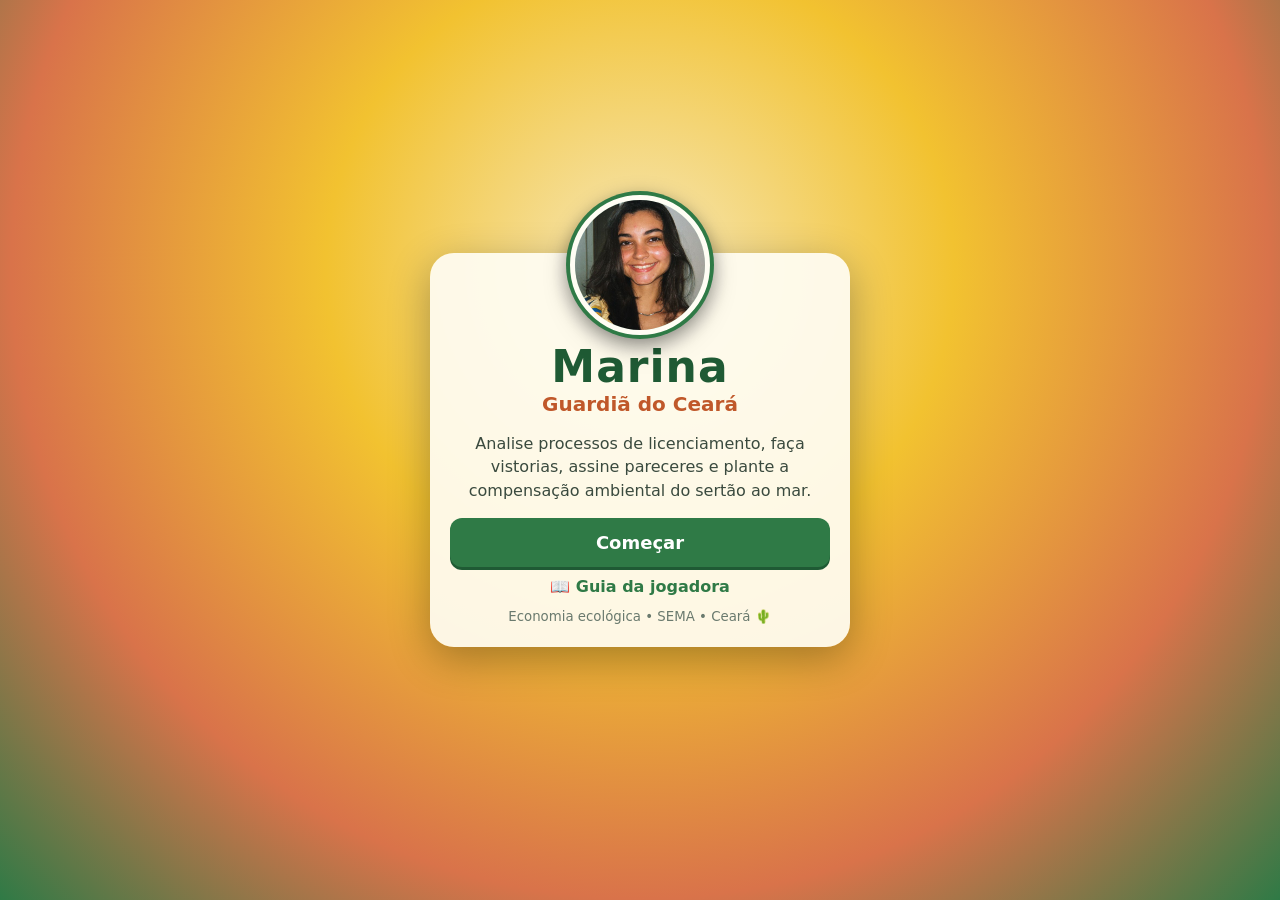
<file: index.html>
<!doctype html>
<html lang="pt-BR">
<head>
  <meta charset="utf-8">
  <meta name="viewport" content="width=device-width, initial-scale=1, maximum-scale=1, user-scalable=no, viewport-fit=cover">
  <title>Marina • Guardiã do Ceará</title>
  <meta name="description" content="Jogo educativo sobre licenciamento, compensação ambiental e economia ecológica no Ceará.">
  <meta name="theme-color" content="#2f7a46">
  <meta name="apple-mobile-web-app-capable" content="yes">
  <meta name="mobile-web-app-capable" content="yes">
  <meta name="apple-mobile-web-app-status-bar-style" content="black-translucent">
  <meta name="apple-mobile-web-app-title" content="Marina CE">
  <link rel="manifest" href="manifest.webmanifest">
  <link rel="icon" href="icons/icon-192.png">
  <link rel="apple-touch-icon" href="icons/apple-touch-icon.png">
  <link rel="stylesheet" href="css/style.css">
</head>
<body>
  <canvas id="game"></canvas>

  <!-- HUD -->
  <div id="hud" hidden>
    <div class="stats">
      <div class="stat" title="Ambiente"><span>🌳</span><div class="bar"><i id="bar-amb"></i></div><b id="val-amb">50</b></div>
      <div class="stat" title="Economia"><span>💰</span><div class="bar"><i id="bar-eco"></i></div><b id="val-eco">50</b></div>
      <div class="stat" title="Sociedade"><span>🤝</span><div class="bar"><i id="bar-soc"></i></div><b id="val-soc">50</b></div>
      <button class="season" id="season" aria-label="Estação"><span id="seasonIcon">☀️</span><small id="seasonTxt"></small><span class="treesMini">🌳<b id="treeCount">0</b></span></button>
      <button class="walletBtn" id="btnWallet" aria-label="Carteira e guarda-roupa">👛 <b id="walletVal">R$ 0</b><span>👗</span><kbd>V</kbd></button>
    </div>
    <div class="hudBtns">
      <button id="btnAgenda" class="round" aria-label="Agenda">📋<em id="agendaBadge" hidden>0</em><kbd>J</kbd></button>
      <button id="btnMap" class="round" aria-label="Mapa">🗺️<kbd>M</kbd></button>
      <button id="btnMenu" class="round" aria-label="Menu">⚙️<kbd>G</kbd></button>
    </div>
  </div>

  <!-- controles de toque -->
  <div id="controls" hidden>
    <div id="joyZone"></div>
    <div id="joyBase"><div id="joyKnob"></div></div>
    <button id="btnA" aria-label="Interagir">A</button>
    <div id="keyHints">
      <div><kbd>W</kbd><kbd>A</kbd><kbd>S</kbd><kbd>D</kbd> ou <kbd>↑</kbd><kbd>←</kbd><kbd>↓</kbd><kbd>→</kbd> andar</div>
      <div><kbd>Shift</kbd> correr</div>
      <div><kbd>Espaço</kbd> / <kbd>E</kbd> interagir</div>
      <div><kbd>J</kbd> agenda • <kbd>M</kbd> mapa • <kbd>V</kbd> visual • <kbd>G</kbd> menu • <kbd>Esc</kbd> fechar</div>
      <div id="keyTarget"></div>
    </div>
  </div>

  <div id="regionToast"></div>
  <div id="toast"></div>
  <div id="objetivo" hidden></div>
  <div id="fade"></div>

  <!-- diálogo -->
  <div id="dialog" hidden>
    <div id="dlgPortrait"></div>
    <div class="dlgBody"><div id="dlgName"></div><div id="dlgText"></div><div class="dlgNext"><span class="onTouch">toque ▼</span><span class="onDesk">Espaço ▶</span></div></div>
  </div>

  <!-- modal -->
  <div id="modalWrap" hidden><div id="modal" class="modal"></div></div>

  <!-- tela inicial -->
  <div id="title">
    <div class="titleCard">
      <div id="titlePortrait"></div>
      <h1>Marina</h1>
      <h2>Guardiã do Ceará</h2>
      <p>Analise processos de licenciamento, faça vistorias, assine pareceres e plante a compensação ambiental do sertão ao mar.</p>
      <p id="saveWarn" class="saveWarn" hidden>⚠️ Encontrei um jogo salvo neste aparelho, mas não consegui abrir. <b>Não comece um jogo novo</b>: mande um print para o Pedro. (Se começar mesmo assim, o save antigo fica guardado numa cópia.)</p>
      <div class="titleBtns">
        <button id="btnContinue" class="btn" hidden>Continuar</button>
        <button id="btnStart" class="btn">Começar</button>
      </div>
      <a class="guideLink" href="guia/">📖 Guia da jogadora</a>
      <small>Economia ecológica • SEMA • Ceará 🌵</small>
    </div>
  </div>

  <script src="js/data.js"></script>
  <script src="js/data-mundo.js"></script>
  <script src="js/sprites.js"></script>
  <script src="js/mundo.js"></script>
  <script src="js/loja.js"></script>
  <script src="js/lugares.js"></script>
  <script src="js/missoes.js"></script>
  <script src="js/game.js"></script>
</body>
</html>
</file>
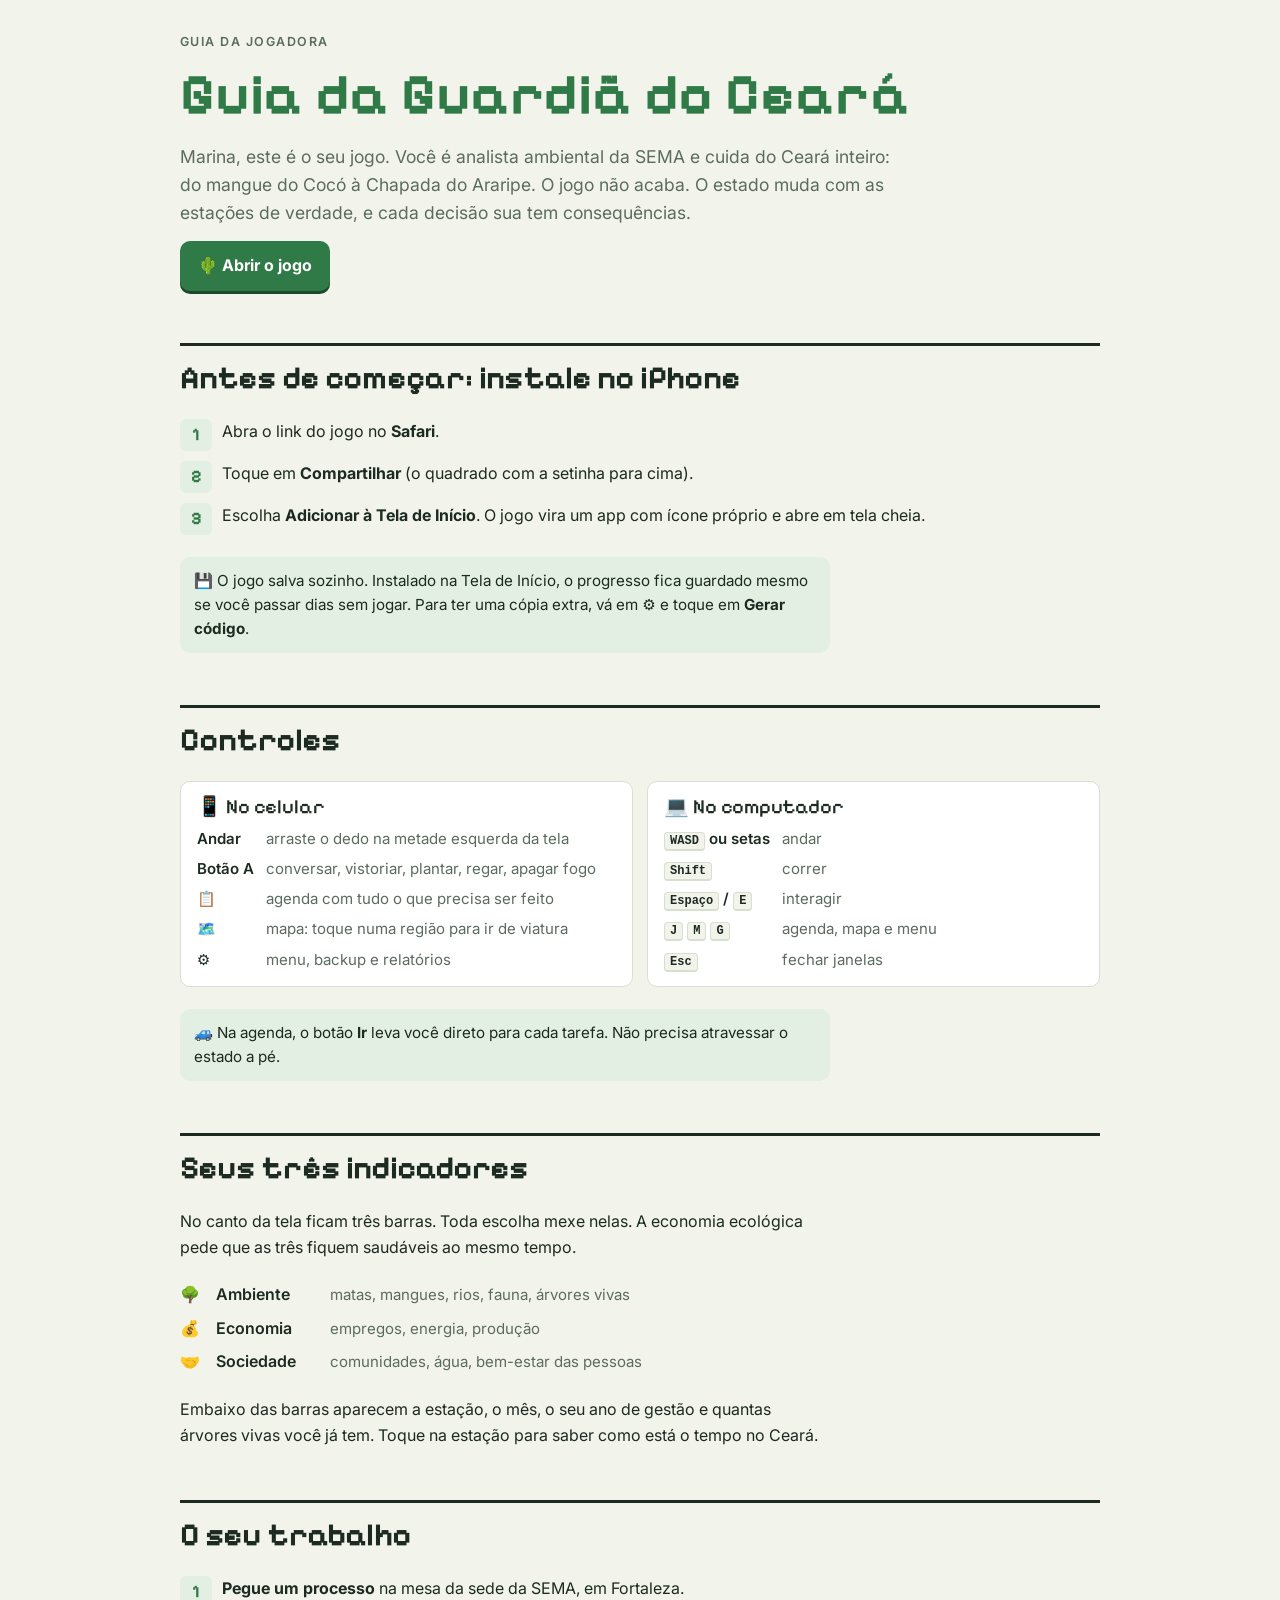
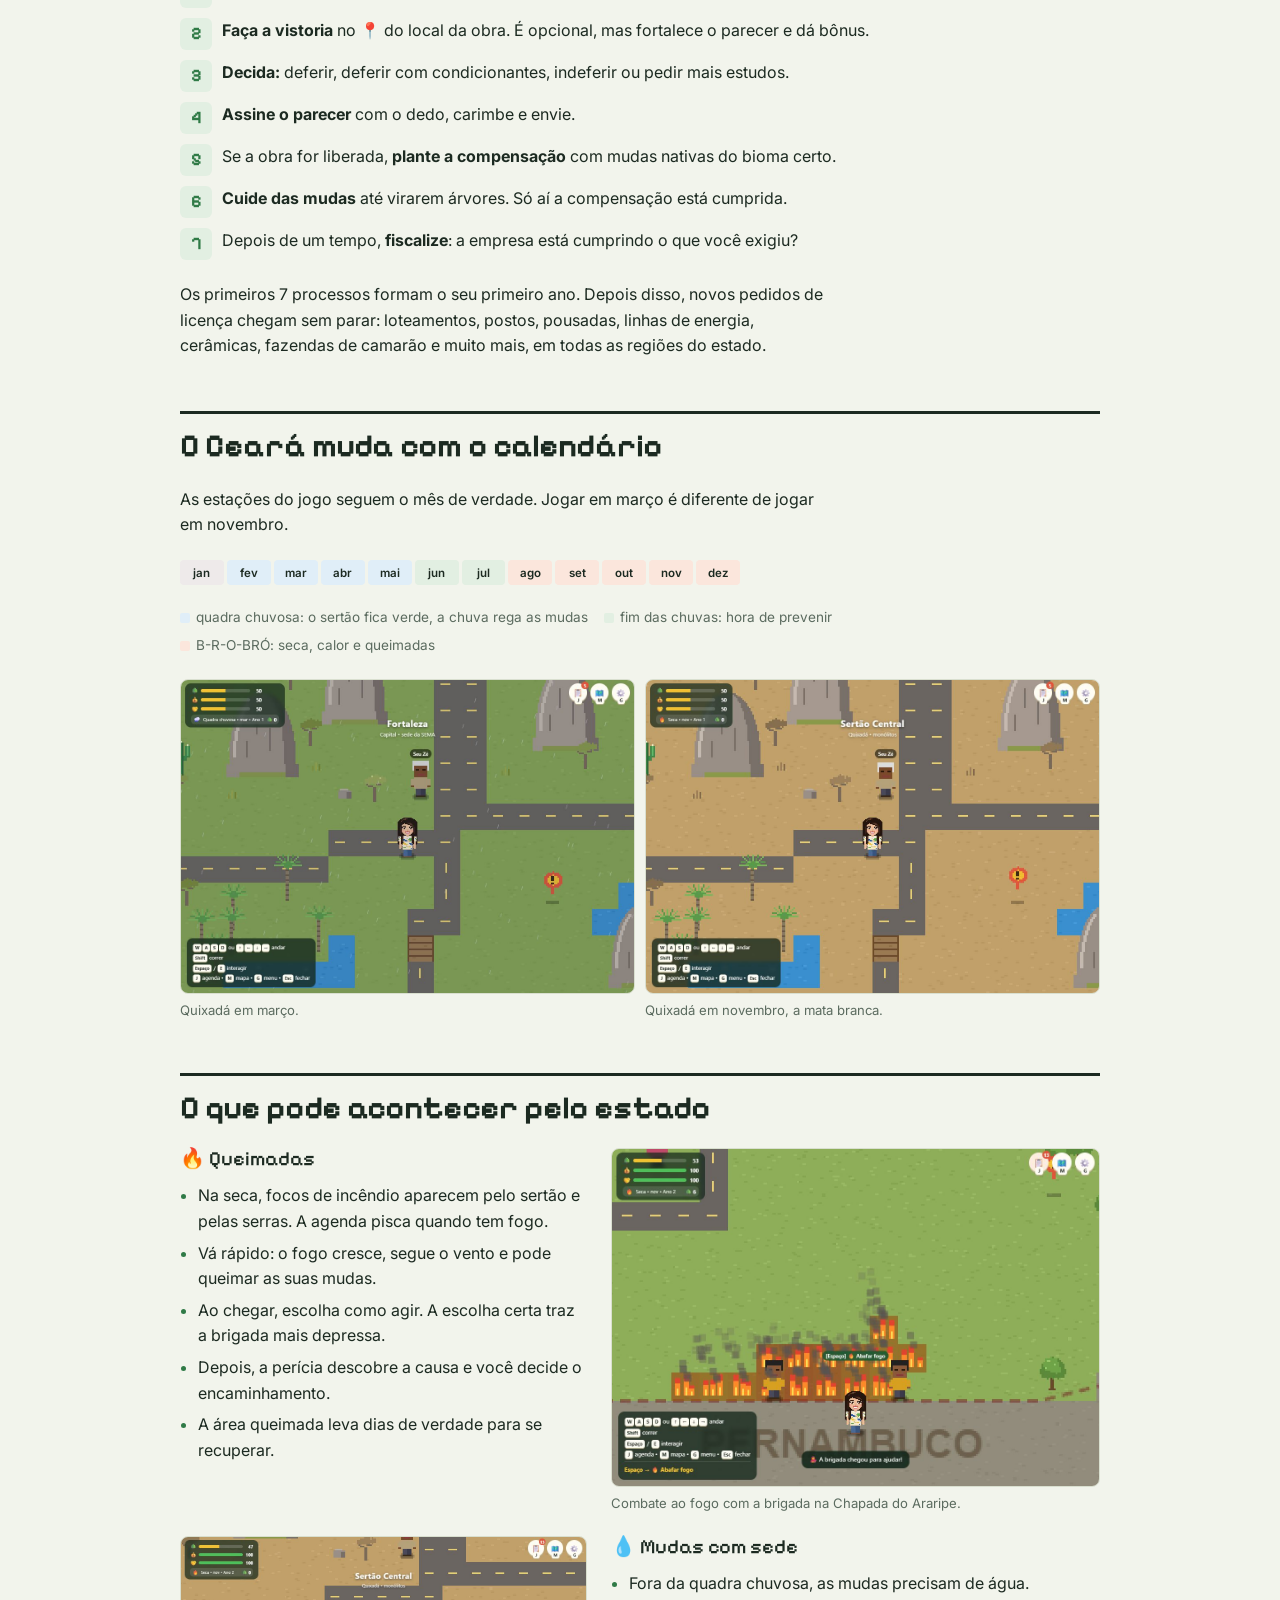
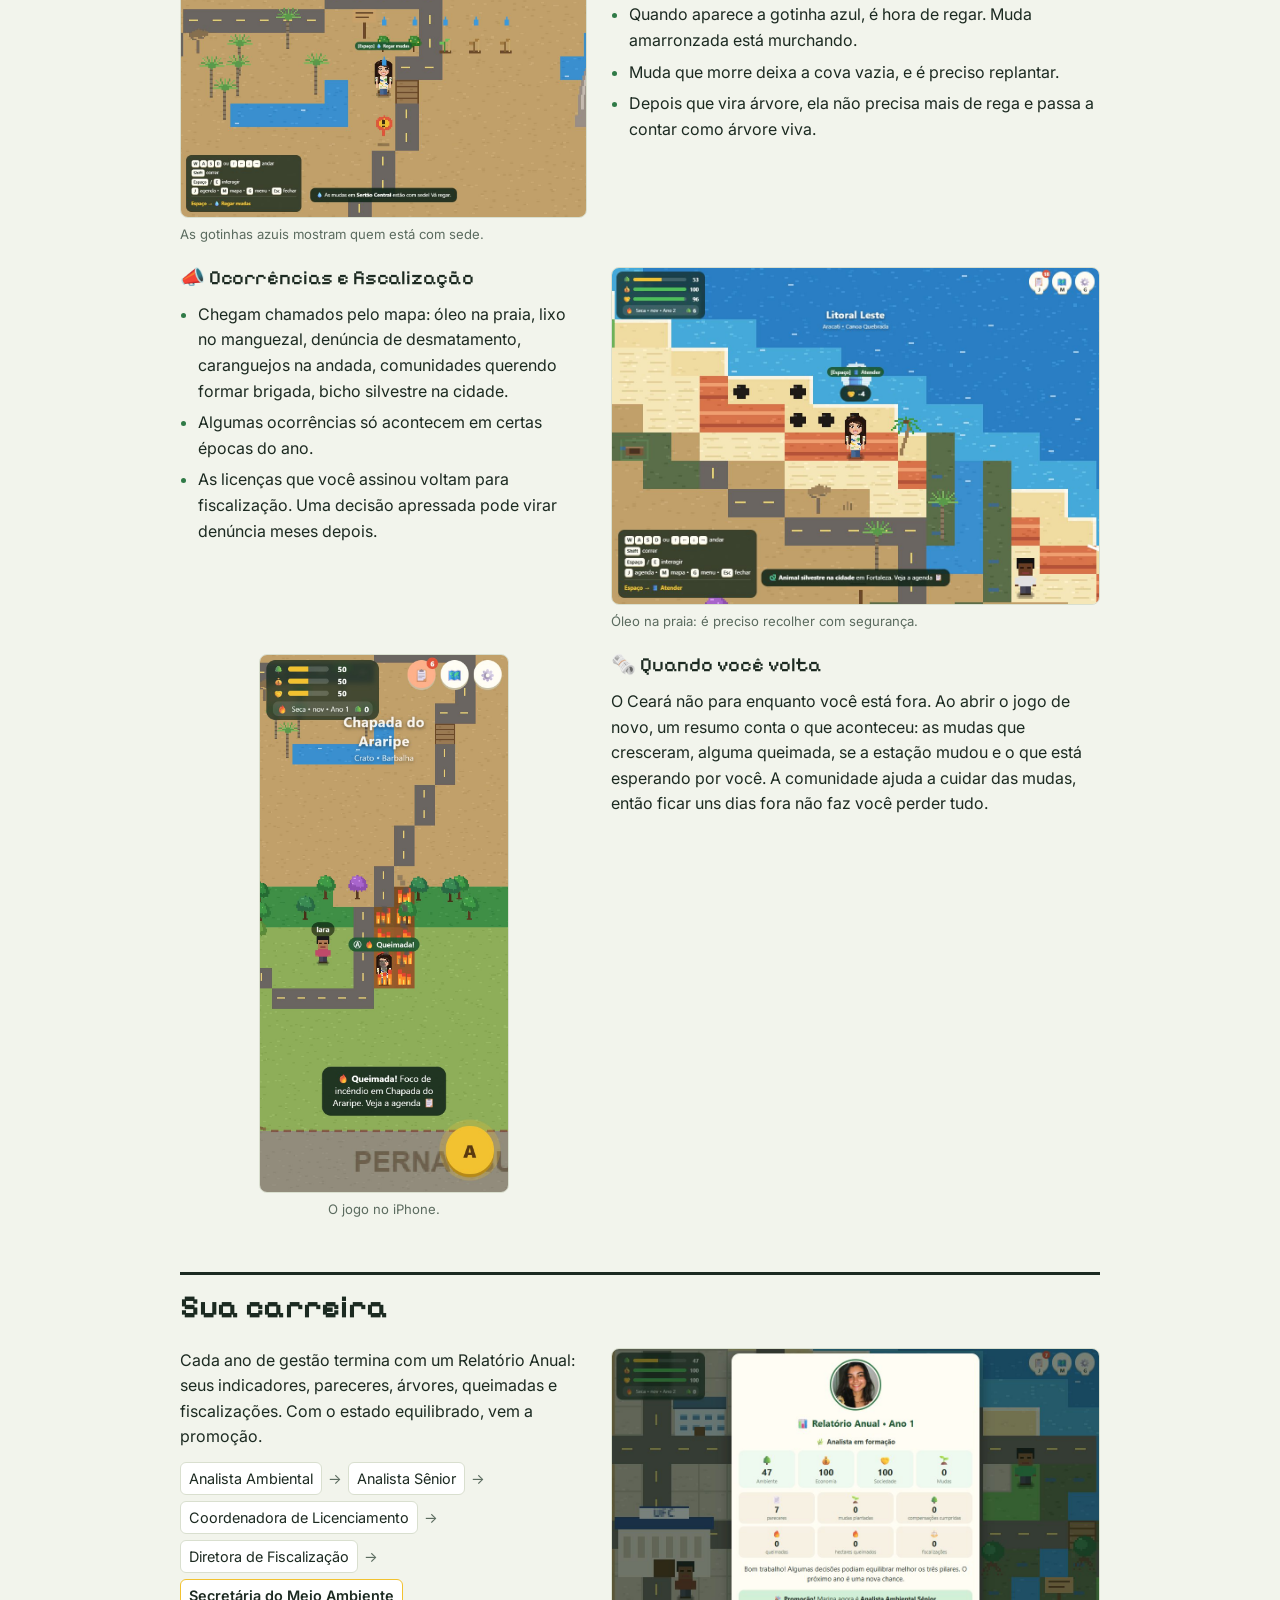
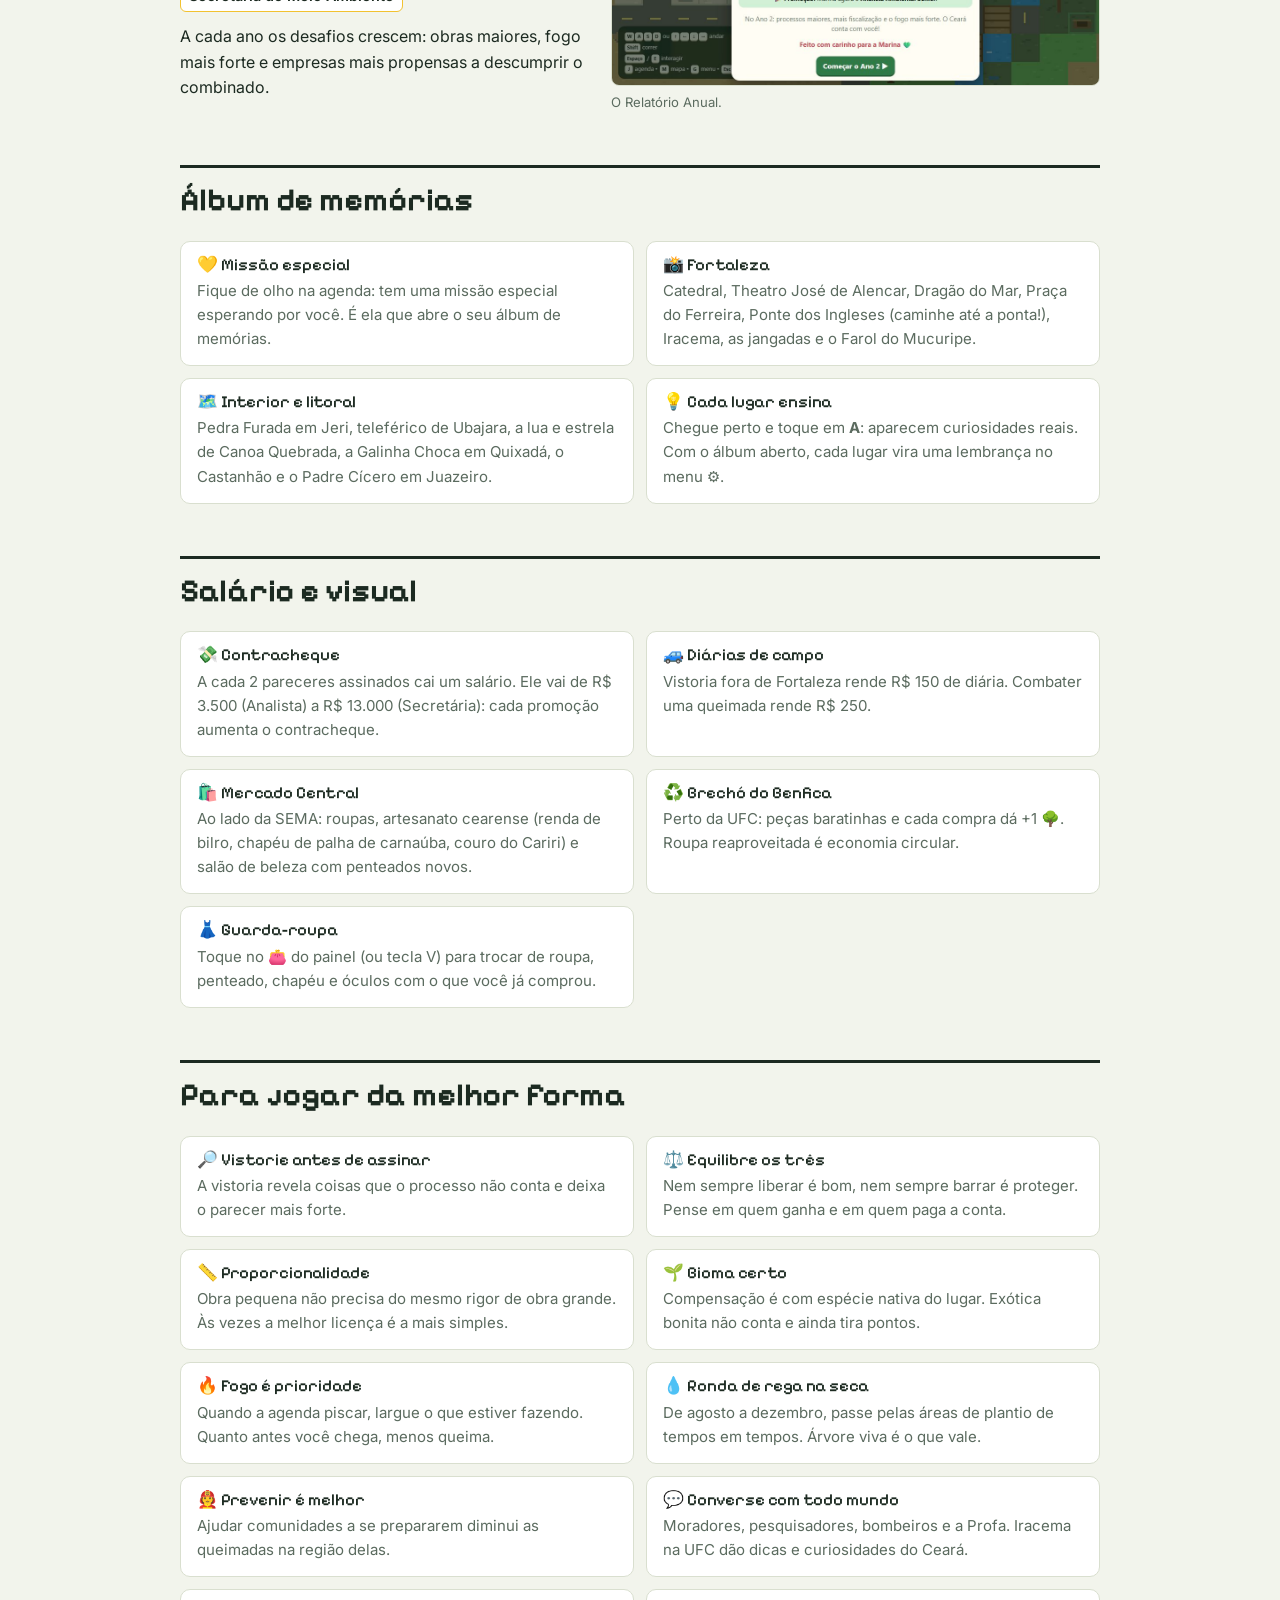
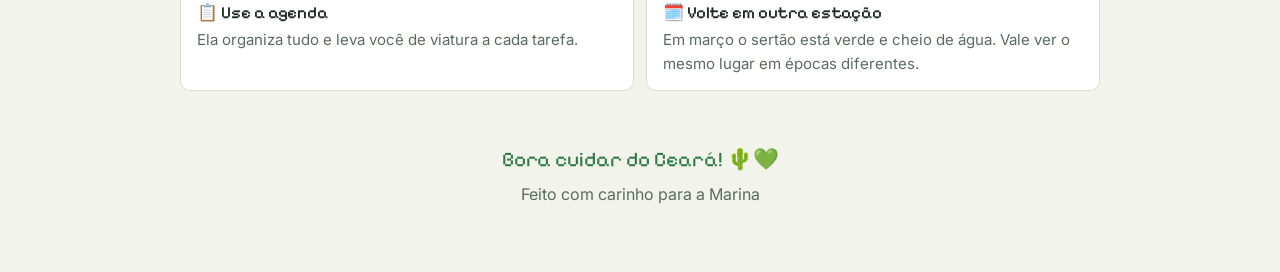
<file: guia/index.html>
<!doctype html>
<html lang="pt-BR">
<head>
<meta charset="utf-8">
<meta name="viewport" content="width=device-width, initial-scale=1, viewport-fit=cover">
<meta name="theme-color" content="#2f7a46">
<link rel="icon" href="../icons/icon-192.png">
<link rel="apple-touch-icon" href="../icons/apple-touch-icon.png">
<title>Guia da Guardiã do Ceará</title>
<link rel="preconnect" href="https://fonts.googleapis.com">
<link rel="preconnect" href="https://fonts.gstatic.com" crossorigin>
<link rel="stylesheet" href="https://fonts.googleapis.com/css2?family=Pixelify+Sans:wght@500;700&family=Inter:wght@400;500;600;700&display=swap">
<style>
/* Layout: guia de leitura em uma coluna, no celular primeiro; blocos texto + captura alternados */
:root {
  --bg: #f2f4ec;
  --surface: #ffffff;
  --ink: #1c2a21;
  --muted: #5b6b5f;
  --line: #d9dfcf;
  --green: #2f7a46;
  --green-soft: #e2efe2;
  --fire: #c9502a;
  --fire-soft: #fbe6dc;
  --water: #2d7fbf;
  --water-soft: #e0eef8;
  --sun: #f2c230;
  --font-display: "Pixelify Sans", "Courier New", monospace;
  --font-body: "Inter", system-ui, -apple-system, "Segoe UI", sans-serif;
}
@media (prefers-color-scheme: dark) {
  :root:not([data-theme="light"]) {
    color-scheme: dark;
    --bg: #141a16; --surface: #1c241f; --ink: #e6ede5; --muted: #a2b2a6; --line: #2f3a33;
    --green: #6cc48a; --green-soft: #1f3327; --fire: #f08a5d; --fire-soft: #3a2219; --water: #6db3ea; --water-soft: #182a38; --sun: #f2c230;
  }
}
:root[data-theme="dark"] {
  color-scheme: dark;
  --bg: #141a16; --surface: #1c241f; --ink: #e6ede5; --muted: #a2b2a6; --line: #2f3a33;
  --green: #6cc48a; --green-soft: #1f3327; --fire: #f08a5d; --fire-soft: #3a2219; --water: #6db3ea; --water-soft: #182a38; --sun: #f2c230;
}
* { box-sizing: border-box; }
body { background: var(--bg); color: var(--ink); font: 400 16px/1.6 var(--font-body); padding-left: max(16px, env(safe-area-inset-left, 0px)); padding-right: max(16px, env(safe-area-inset-right, 0px)); }
.wrap { max-width: 920px; margin: 0 auto; padding-block: 36px 64px; display: grid; gap: 52px; }
h1, h2, h3 { font-family: var(--font-display); font-weight: 700; text-wrap: balance; line-height: 1.15; margin: 0; }
h1 { font-size: clamp(2.3rem, 7vw, 3.6rem); color: var(--green); }
h2 { font-size: clamp(1.5rem, 4.5vw, 2rem); }
h3 { font-size: 1.25rem; font-weight: 500; }
p { margin: 0; max-width: 65ch; }
a { color: var(--green); font-weight: 600; }
.lede { font-size: 1.1rem; color: var(--muted); }
header { display: grid; gap: 14px; }
.kicker { font: 600 .78rem/1 var(--font-body); letter-spacing: .12em; text-transform: uppercase; color: var(--muted); }
.play { display: inline-flex; align-items: center; gap: 8px; justify-self: start; background: var(--green); color: #fff; text-decoration: none; font-weight: 700; padding: 12px 18px; border-radius: 10px; box-shadow: 0 3px 0 color-mix(in srgb, var(--green) 60%, #000); }
.play:focus-visible { outline: 3px solid var(--sun); outline-offset: 2px; }
section { display: grid; gap: 22px; }
.sec-head { display: grid; gap: 8px; border-top: 3px solid var(--ink); padding-top: 14px; }
.steps { list-style: none; margin: 0; padding: 0; display: grid; gap: 10px; counter-reset: s; }
.steps li { counter-increment: s; display: grid; grid-template-columns: 2rem 1fr; gap: 10px; align-items: start; }
.steps li::before { content: counter(s); font: 700 1.1rem/2rem var(--font-display); text-align: center; background: var(--green-soft); color: var(--green); border-radius: 6px; }
.mech { display: grid; grid-template-columns: minmax(0, 1fr) minmax(0, 1.2fr); gap: 24px; align-items: start; }
.mech.flip > .txt { order: 2; }
.txt { display: grid; gap: 12px; }
ul.dots { margin: 0; padding-left: 1.1em; display: grid; gap: 6px; }
ul.dots li::marker { color: var(--green); }
figure { margin: 0; display: grid; gap: 6px; }
figure img { width: 100%; max-width: 100%; height: auto; border-radius: 8px; border: 1px solid var(--line); display: block; }
figcaption { font-size: .82rem; color: var(--muted); }
.pair { display: grid; grid-template-columns: 1fr 1fr; gap: 10px; }
.phone img { max-width: 250px; justify-self: center; }
.controls { display: grid; grid-template-columns: 1fr 1fr; gap: 14px; }
.ctrl { background: var(--surface); border: 1px solid var(--line); border-radius: 10px; padding: 14px 16px; display: grid; gap: 8px; }
.ctrl dl { margin: 0; display: grid; grid-template-columns: auto 1fr; gap: 6px 12px; font-size: .94rem; }
.ctrl dt { font-weight: 600; white-space: nowrap; }
.ctrl dd { margin: 0; color: var(--muted); }
kbd { font: 600 .8em ui-monospace, Consolas, monospace; background: var(--bg); border: 1px solid var(--line); border-bottom-width: 2px; border-radius: 4px; padding: 1px 5px; }
.bars { display: grid; gap: 8px; }
.bar { display: grid; grid-template-columns: 1.6rem 6.5rem 1fr; gap: 10px; align-items: baseline; }
.bar b { font-weight: 600; }
.bar span:last-child { color: var(--muted); font-size: .94rem; }
.tips { display: grid; grid-template-columns: repeat(2, minmax(0, 1fr)); gap: 12px; }
.tip { background: var(--surface); border: 1px solid var(--line); border-radius: 10px; padding: 14px 16px; display: grid; gap: 4px; align-content: start; }
.tip h3 { font-size: 1.05rem; }
.tip p { color: var(--muted); font-size: .94rem; }
.callout { border-radius: 10px; padding: 12px 14px; font-size: .95rem; }
.callout.fire { background: var(--fire-soft); }
.callout.water { background: var(--water-soft); }
.callout.green { background: var(--green-soft); }
.season-strip { display: grid; grid-template-columns: repeat(12, 1fr); gap: 3px; max-width: 560px; }
.season-strip span { font: 600 .72rem/1 var(--font-body); text-align: center; padding: 8px 0 6px; border-radius: 4px; }
.season-strip .c { background: var(--water-soft); }
.season-strip .t { background: var(--green-soft); }
.season-strip .s { background: var(--fire-soft); }
.season-strip .p { background: color-mix(in srgb, var(--water-soft) 50%, var(--fire-soft)); }
.legend-row { display: flex; flex-wrap: wrap; gap: 6px 16px; font-size: .85rem; color: var(--muted); }
.legend-row i { display: inline-block; width: 10px; height: 10px; border-radius: 2px; margin-right: 6px; vertical-align: -1px; }
.career { display: flex; flex-wrap: wrap; align-items: center; gap: 6px; font-size: .9rem; }
.career span { background: var(--surface); border: 1px solid var(--line); border-radius: 6px; padding: 4px 8px; }
.career span:last-child { border-color: var(--sun); font-weight: 600; }
.career b { color: var(--muted); font-weight: 400; }
footer { text-align: center; color: var(--muted); display: grid; gap: 6px; justify-items: center; }
footer p { font-family: var(--font-display); font-size: 1.3rem; color: var(--green); }
@media (max-width: 720px) {
  .mech, .controls, .tips, .pair { grid-template-columns: 1fr; }
  .mech.flip > .txt { order: 0; }
}
  body { margin: 0; padding-top: env(safe-area-inset-top, 0px); padding-bottom: env(safe-area-inset-bottom, 0px); }
  img { max-width: 100%; }
</style>
</head>
<body>

<div class="wrap">
  <header>
    <span class="kicker">Guia da jogadora</span>
    <h1>Guia da Guardiã do Ceará</h1>
    <p class="lede">Marina, este é o seu jogo. Você é analista ambiental da SEMA e cuida do Ceará inteiro: do mangue do Cocó à Chapada do Araripe. O jogo não acaba. O estado muda com as estações de verdade, e cada decisão sua tem consequências.</p>
    <a class="play" href="../">🌵 Abrir o jogo</a>
  </header>

  <section>
    <div class="sec-head"><h2>Antes de começar: instale no iPhone</h2></div>
    <ol class="steps">
      <li><span>Abra o link do jogo no <b>Safari</b>.</span></li>
      <li><span>Toque em <b>Compartilhar</b> (o quadrado com a setinha para cima).</span></li>
      <li><span>Escolha <b>Adicionar à Tela de Início</b>. O jogo vira um app com ícone próprio e abre em tela cheia.</span></li>
    </ol>
    <p class="callout green">💾 O jogo salva sozinho. Instalado na Tela de Início, o progresso fica guardado mesmo se você passar dias sem jogar. Para ter uma cópia extra, vá em ⚙️ e toque em <b>Gerar código</b>.</p>
  </section>

  <section>
    <div class="sec-head"><h2>Controles</h2></div>
    <div class="controls">
      <div class="ctrl">
        <h3>📱 No celular</h3>
        <dl>
          <dt>Andar</dt><dd>arraste o dedo na metade esquerda da tela</dd>
          <dt>Botão A</dt><dd>conversar, vistoriar, plantar, regar, apagar fogo</dd>
          <dt>📋</dt><dd>agenda com tudo o que precisa ser feito</dd>
          <dt>🗺️</dt><dd>mapa: toque numa região para ir de viatura</dd>
          <dt>⚙️</dt><dd>menu, backup e relatórios</dd>
        </dl>
      </div>
      <div class="ctrl">
        <h3>💻 No computador</h3>
        <dl>
          <dt><kbd>WASD</kbd> ou setas</dt><dd>andar</dd>
          <dt><kbd>Shift</kbd></dt><dd>correr</dd>
          <dt><kbd>Espaço</kbd> / <kbd>E</kbd></dt><dd>interagir</dd>
          <dt><kbd>J</kbd> <kbd>M</kbd> <kbd>G</kbd></dt><dd>agenda, mapa e menu</dd>
          <dt><kbd>Esc</kbd></dt><dd>fechar janelas</dd>
        </dl>
      </div>
    </div>
    <p class="callout green">🚙 Na agenda, o botão <b>Ir</b> leva você direto para cada tarefa. Não precisa atravessar o estado a pé.</p>
  </section>

  <section>
    <div class="sec-head"><h2>Seus três indicadores</h2></div>
    <p>No canto da tela ficam três barras. Toda escolha mexe nelas. A economia ecológica pede que as três fiquem saudáveis ao mesmo tempo.</p>
    <div class="bars">
      <div class="bar"><span>🌳</span><b>Ambiente</b><span>matas, mangues, rios, fauna, árvores vivas</span></div>
      <div class="bar"><span>💰</span><b>Economia</b><span>empregos, energia, produção</span></div>
      <div class="bar"><span>🤝</span><b>Sociedade</b><span>comunidades, água, bem-estar das pessoas</span></div>
    </div>
    <p>Embaixo das barras aparecem a estação, o mês, o seu ano de gestão e quantas árvores vivas você já tem. Toque na estação para saber como está o tempo no Ceará.</p>
  </section>

  <section>
    <div class="sec-head"><h2>O seu trabalho</h2></div>
    <ol class="steps">
      <li><span><b>Pegue um processo</b> na mesa da sede da SEMA, em Fortaleza.</span></li>
      <li><span><b>Faça a vistoria</b> no 📍 do local da obra. É opcional, mas fortalece o parecer e dá bônus.</span></li>
      <li><span><b>Decida:</b> deferir, deferir com condicionantes, indeferir ou pedir mais estudos.</span></li>
      <li><span><b>Assine o parecer</b> com o dedo, carimbe e envie.</span></li>
      <li><span>Se a obra for liberada, <b>plante a compensação</b> com mudas nativas do bioma certo.</span></li>
      <li><span><b>Cuide das mudas</b> até virarem árvores. Só aí a compensação está cumprida.</span></li>
      <li><span>Depois de um tempo, <b>fiscalize</b>: a empresa está cumprindo o que você exigiu?</span></li>
    </ol>
    <p>Os primeiros 7 processos formam o seu primeiro ano. Depois disso, novos pedidos de licença chegam sem parar: loteamentos, postos, pousadas, linhas de energia, cerâmicas, fazendas de camarão e muito mais, em todas as regiões do estado.</p>
  </section>

  <section>
    <div class="sec-head"><h2>O Ceará muda com o calendário</h2></div>
    <p>As estações do jogo seguem o mês de verdade. Jogar em março é diferente de jogar em novembro.</p>
    <div class="season-strip" aria-label="Estações por mês">
      <span class="p">jan</span><span class="c">fev</span><span class="c">mar</span><span class="c">abr</span><span class="c">mai</span><span class="t">jun</span><span class="t">jul</span><span class="s">ago</span><span class="s">set</span><span class="s">out</span><span class="s">nov</span><span class="s">dez</span>
    </div>
    <div class="legend-row">
      <span><i style="background:var(--water-soft)"></i>quadra chuvosa: o sertão fica verde, a chuva rega as mudas</span>
      <span><i style="background:var(--green-soft)"></i>fim das chuvas: hora de prevenir</span>
      <span><i style="background:var(--fire-soft)"></i>B-R-O-BRÓ: seca, calor e queimadas</span>
    </div>
    <div class="pair">
      <figure><img src="img/est-3.jpg" alt="Sertão Central verde e com chuva em março" loading="lazy"><figcaption>Quixadá em março.</figcaption></figure>
      <figure><img src="img/est-11.jpg" alt="Sertão Central seco e sem folhas em novembro" loading="lazy"><figcaption>Quixadá em novembro, a mata branca.</figcaption></figure>
    </div>
  </section>

  <section>
    <div class="sec-head"><h2>O que pode acontecer pelo estado</h2></div>

    <div class="mech">
      <div class="txt">
        <h3>🔥 Queimadas</h3>
        <ul class="dots">
          <li>Na seca, focos de incêndio aparecem pelo sertão e pelas serras. A agenda pisca quando tem fogo.</li>
          <li>Vá rápido: o fogo cresce, segue o vento e pode queimar as suas mudas.</li>
          <li>Ao chegar, escolha como agir. A escolha certa traz a brigada mais depressa.</li>
          <li>Depois, a perícia descobre a causa e você decide o encaminhamento.</li>
          <li>A área queimada leva dias de verdade para se recuperar.</li>
        </ul>
      </div>
      <figure><img src="img/brigada.jpg" alt="Marina e brigadistas combatendo fogo na Chapada do Araripe" loading="lazy"><figcaption>Combate ao fogo com a brigada na Chapada do Araripe.</figcaption></figure>
    </div>

    <div class="mech flip">
      <div class="txt">
        <h3>💧 Mudas com sede</h3>
        <ul class="dots">
          <li>Fora da quadra chuvosa, as mudas precisam de água.</li>
          <li>Quando aparece a gotinha azul, é hora de regar. Muda amarronzada está murchando.</li>
          <li>Muda que morre deixa a cova vazia, e é preciso replantar.</li>
          <li>Depois que vira árvore, ela não precisa mais de rega e passa a contar como árvore viva.</li>
        </ul>
      </div>
      <figure><img src="img/mudas.jpg" alt="Mudas com gotinhas azuis pedindo rega" loading="lazy"><figcaption>As gotinhas azuis mostram quem está com sede.</figcaption></figure>
    </div>

    <div class="mech">
      <div class="txt">
        <h3>📣 Ocorrências e fiscalização</h3>
        <ul class="dots">
          <li>Chegam chamados pelo mapa: óleo na praia, lixo no manguezal, denúncia de desmatamento, caranguejos na andada, comunidades querendo formar brigada, bicho silvestre na cidade.</li>
          <li>Algumas ocorrências só acontecem em certas épocas do ano.</li>
          <li>As licenças que você assinou voltam para fiscalização. Uma decisão apressada pode virar denúncia meses depois.</li>
        </ul>
      </div>
      <figure><img src="img/oleo.jpg" alt="Manchas de óleo numa praia do litoral leste" loading="lazy"><figcaption>Óleo na praia: é preciso recolher com segurança.</figcaption></figure>
    </div>

    <div class="mech flip">
      <div class="txt">
        <h3>🗞️ Quando você volta</h3>
        <p>O Ceará não para enquanto você está fora. Ao abrir o jogo de novo, um resumo conta o que aconteceu: as mudas que cresceram, alguma queimada, se a estação mudou e o que está esperando por você. A comunidade ajuda a cuidar das mudas, então ficar uns dias fora não faz você perder tudo.</p>
      </div>
      <figure class="phone"><img src="img/phone-fogo.jpg" alt="O jogo no celular com uma queimada e o botão A" loading="lazy"><figcaption style="text-align:center">O jogo no iPhone.</figcaption></figure>
    </div>
  </section>

  <section>
    <div class="sec-head"><h2>Sua carreira</h2></div>
    <div class="mech">
      <div class="txt">
        <p>Cada ano de gestão termina com um Relatório Anual: seus indicadores, pareceres, árvores, queimadas e fiscalizações. Com o estado equilibrado, vem a promoção.</p>
        <div class="career">
          <span>Analista Ambiental</span><b>→</b><span>Analista Sênior</span><b>→</b><span>Coordenadora de Licenciamento</span><b>→</b><span>Diretora de Fiscalização</span><b>→</b><span>Secretária do Meio Ambiente</span>
        </div>
        <p>A cada ano os desafios crescem: obras maiores, fogo mais forte e empresas mais propensas a descumprir o combinado.</p>
      </div>
      <figure><img src="img/relatorio.jpg" alt="Relatório anual com indicadores e promoção" loading="lazy"><figcaption>O Relatório Anual.</figcaption></figure>
    </div>
  </section>

  <section>
    <div class="sec-head"><h2>Álbum de memórias</h2></div>
    <div class="tips">
      <div class="tip"><h3>💛 Missão especial</h3><p>Fique de olho na agenda: tem uma missão especial esperando por você. É ela que abre o seu álbum de memórias.</p></div>
      <div class="tip"><h3>📸 Fortaleza</h3><p>Catedral, Theatro José de Alencar, Dragão do Mar, Praça do Ferreira, Ponte dos Ingleses (caminhe até a ponta!), Iracema, as jangadas e o Farol do Mucuripe.</p></div>
      <div class="tip"><h3>🗺️ Interior e litoral</h3><p>Pedra Furada em Jeri, teleférico de Ubajara, a lua e estrela de Canoa Quebrada, a Galinha Choca em Quixadá, o Castanhão e o Padre Cícero em Juazeiro.</p></div>
      <div class="tip"><h3>💡 Cada lugar ensina</h3><p>Chegue perto e toque em <b>A</b>: aparecem curiosidades reais. Com o álbum aberto, cada lugar vira uma lembrança no menu ⚙️.</p></div>
    </div>
  </section>

  <section>
    <div class="sec-head"><h2>Salário e visual</h2></div>
    <div class="tips">
      <div class="tip"><h3>💸 Contracheque</h3><p>A cada 2 pareceres assinados cai um salário. Ele vai de R$ 3.500 (Analista) a R$ 13.000 (Secretária): cada promoção aumenta o contracheque.</p></div>
      <div class="tip"><h3>🚙 Diárias de campo</h3><p>Vistoria fora de Fortaleza rende R$ 150 de diária. Combater uma queimada rende R$ 250.</p></div>
      <div class="tip"><h3>🛍️ Mercado Central</h3><p>Ao lado da SEMA: roupas, artesanato cearense (renda de bilro, chapéu de palha de carnaúba, couro do Cariri) e salão de beleza com penteados novos.</p></div>
      <div class="tip"><h3>♻️ Brechó do Benfica</h3><p>Perto da UFC: peças baratinhas e cada compra dá +1 🌳. Roupa reaproveitada é economia circular.</p></div>
      <div class="tip"><h3>👗 Guarda-roupa</h3><p>Toque no 👛 do painel (ou tecla V) para trocar de roupa, penteado, chapéu e óculos com o que você já comprou.</p></div>
    </div>
  </section>

  <section>
    <div class="sec-head"><h2>Para jogar da melhor forma</h2></div>
    <div class="tips">
      <div class="tip"><h3>🔎 Vistorie antes de assinar</h3><p>A vistoria revela coisas que o processo não conta e deixa o parecer mais forte.</p></div>
      <div class="tip"><h3>⚖️ Equilibre os três</h3><p>Nem sempre liberar é bom, nem sempre barrar é proteger. Pense em quem ganha e em quem paga a conta.</p></div>
      <div class="tip"><h3>📏 Proporcionalidade</h3><p>Obra pequena não precisa do mesmo rigor de obra grande. Às vezes a melhor licença é a mais simples.</p></div>
      <div class="tip"><h3>🌱 Bioma certo</h3><p>Compensação é com espécie nativa do lugar. Exótica bonita não conta e ainda tira pontos.</p></div>
      <div class="tip"><h3>🔥 Fogo é prioridade</h3><p>Quando a agenda piscar, largue o que estiver fazendo. Quanto antes você chega, menos queima.</p></div>
      <div class="tip"><h3>💧 Ronda de rega na seca</h3><p>De agosto a dezembro, passe pelas áreas de plantio de tempos em tempos. Árvore viva é o que vale.</p></div>
      <div class="tip"><h3>🧑‍🚒 Prevenir é melhor</h3><p>Ajudar comunidades a se prepararem diminui as queimadas na região delas.</p></div>
      <div class="tip"><h3>💬 Converse com todo mundo</h3><p>Moradores, pesquisadores, bombeiros e a Profa. Iracema na UFC dão dicas e curiosidades do Ceará.</p></div>
      <div class="tip"><h3>📋 Use a agenda</h3><p>Ela organiza tudo e leva você de viatura a cada tarefa.</p></div>
      <div class="tip"><h3>🗓️ Volte em outra estação</h3><p>Em março o sertão está verde e cheio de água. Vale ver o mesmo lugar em épocas diferentes.</p></div>
    </div>
  </section>

  <footer>
    <p>Bora cuidar do Ceará! 🌵💚</p>
    <span>Feito com carinho para a Marina</span>
  </footer>
</div>

</body>
</html>
</file>
<file: css/style.css>
* { box-sizing: border-box; -webkit-tap-highlight-color: transparent; }
[hidden] { display: none !important; }
html, body {
  margin: 0; height: 100%; overflow: hidden; background: #2a7fc4;
  font-family: system-ui, -apple-system, "Segoe UI", Roboto, sans-serif; color: #1f2a22;
  touch-action: none; -webkit-user-select: none; user-select: none; overscroll-behavior: none;
}
#game { position: fixed; inset: 0; display: block; image-rendering: pixelated; }
button { font: inherit; cursor: pointer; }

/* ---------- HUD ---------- */
#hud {
  position: fixed; left: 0; right: 0; top: 0; z-index: 5; pointer-events: none;
  padding: calc(env(safe-area-inset-top, 0px) + 8px) 10px 0;
  display: flex; justify-content: space-between; align-items: flex-start; gap: 8px;
}
.stats { background: rgba(20, 40, 28, .72); border-radius: 14px; padding: 6px 10px; display: grid; gap: 3px; backdrop-filter: blur(4px); }
.stat { display: flex; align-items: center; gap: 6px; color: #fff; font-size: 13px; }
.stat span { width: 18px; text-align: center; }
.stat b { width: 22px; text-align: right; font-size: 12px; }
.bar { width: 86px; height: 8px; border-radius: 4px; background: rgba(255, 255, 255, .18); overflow: hidden; }
.bar i { display: block; height: 100%; width: 50%; background: #4fbf5a; transition: width .6s, background .6s; }
.hudBtns { display: flex; gap: 8px; align-items: center; pointer-events: auto; }
.trees { background: rgba(20, 40, 28, .72); color: #fff; border-radius: 20px; padding: 8px 12px; font-size: 14px; }
.round { position: relative; width: 44px; height: 44px; border-radius: 50%; border: 0; background: #fffdf4; font-size: 20px; box-shadow: 0 3px 0 #c9bfa0; }
.round:active { transform: translateY(2px); box-shadow: 0 1px 0 #c9bfa0; }
.round em { position: absolute; top: -4px; right: -4px; background: #e2553a; color: #fff; font-style: normal; font-size: 11px; font-weight: 700; min-width: 18px; height: 18px; border-radius: 9px; display: grid; place-items: center; }

/* ---------- controles ---------- */
#controls { position: fixed; inset: 0; z-index: 4; pointer-events: none; }
#joyZone { position: absolute; left: 0; bottom: 0; width: 60%; height: 60%; pointer-events: auto; touch-action: none; }
#joyBase { position: fixed; width: 110px; height: 110px; margin: -55px 0 0 -55px; border-radius: 50%; background: rgba(255, 255, 255, .18); border: 2px solid rgba(255, 255, 255, .5); opacity: 0; pointer-events: none; transition: opacity .15s; }
#joyBase.on { opacity: 1; }
#joyKnob { position: absolute; left: 50%; top: 50%; width: 48px; height: 48px; border-radius: 50%; background: rgba(255, 255, 255, .8); transform: translate(-50%, -50%); }
#btnA {
  position: absolute; right: calc(env(safe-area-inset-right, 0px) + 22px); bottom: calc(env(safe-area-inset-bottom, 0px) + 28px);
  width: 76px; height: 76px; border-radius: 50%; border: 0; pointer-events: auto; touch-action: none;
  background: #f2c230; color: #5a3a10; font-weight: 800; font-size: 28px; box-shadow: 0 5px 0 #b58a1a; opacity: .55; transition: opacity .2s, transform .1s;
}
#btnA.ready { opacity: 1; animation: pulse 1.2s infinite; }
#btnA:active { transform: translateY(3px); box-shadow: 0 2px 0 #b58a1a; }
@keyframes pulse { 50% { box-shadow: 0 5px 0 #b58a1a, 0 0 0 10px rgba(242, 194, 48, .25); } }
@media (pointer: fine) { #btnA { width: 60px; height: 60px; font-size: 22px; } }

/* ---------- toasts ---------- */
#toast {
  position: fixed; left: 50%; bottom: calc(env(safe-area-inset-bottom, 0px) + 120px); transform: translate(-50%, 20px); z-index: 8;
  max-width: min(92vw, 460px); background: rgba(20, 40, 28, .9); color: #fff; padding: 10px 16px; border-radius: 14px; font-size: 14px; line-height: 1.35;
  opacity: 0; pointer-events: none; transition: .3s; text-align: center;
}
#toast.on { opacity: 1; transform: translate(-50%, 0); }
#regionToast { position: fixed; left: 50%; top: calc(env(safe-area-inset-top, 0px) + 150px); transform: translateX(-50%); z-index: 6; text-align: center; color: #fff; opacity: 0; pointer-events: none; text-shadow: 0 2px 6px rgba(0, 0, 0, .6); }
#regionToast b { display: block; font-size: 22px; letter-spacing: .5px; }
#regionToast span { font-size: 13px; opacity: .9; }
#regionToast.on { animation: region 3.2s ease forwards; }
@keyframes region { 0% { opacity: 0; transform: translate(-50%, -8px); } 12%, 75% { opacity: 1; transform: translate(-50%, 0); } 100% { opacity: 0; } }
#fade { position: fixed; inset: 0; background: #000; opacity: 0; pointer-events: none; z-index: 30; transition: opacity .35s; }
#fade.on { opacity: 1; }
.float { position: fixed; left: 50%; top: 40%; transform: translateX(-50%); z-index: 25; background: rgba(20, 40, 28, .9); color: #fff; font-weight: 700; padding: 8px 14px; border-radius: 20px; animation: floatUp 2.2s ease forwards; pointer-events: none; white-space: nowrap; }
@keyframes floatUp { 0% { opacity: 0; transform: translate(-50%, 10px); } 15% { opacity: 1; transform: translate(-50%, 0); } 80% { opacity: 1; } 100% { opacity: 0; transform: translate(-50%, -40px); } }

/* ---------- diálogo ---------- */
#dialog {
  position: fixed; left: 50%; transform: translateX(-50%); bottom: calc(env(safe-area-inset-bottom, 0px) + 14px); z-index: 10;
  width: min(96vw, 640px); background: #fffdf4; border: 3px solid #2f7a46; border-radius: 18px; padding: 12px; display: flex; gap: 12px; align-items: flex-start;
  box-shadow: 0 8px 24px rgba(0, 0, 0, .35); cursor: pointer; animation: up .2s ease;
}
@keyframes up { from { transform: translate(-50%, 20px); opacity: 0; } }
#dlgPortrait { flex: 0 0 72px; width: 72px; height: 72px; }
#dlgPortrait svg { width: 100%; height: 100%; }
.sysIcon { width: 72px; height: 72px; border-radius: 50%; background: #d6eedb; display: grid; place-items: center; font-size: 38px; }
.dlgBody { flex: 1; min-height: 72px; position: relative; }
#dlgName { font-weight: 800; color: #2f7a46; margin-bottom: 4px; }
#dlgName small { font-weight: 500; color: #6a7a6e; }
#dlgText { font-size: 15.5px; line-height: 1.45; padding-bottom: 10px; }
.dlgNext { position: absolute; right: 0; bottom: -4px; color: #2f7a46; font-size: 12px; animation: blink 1s infinite; }
@keyframes blink { 50% { opacity: .2; } }

/* ---------- modal ---------- */
#modalWrap { position: fixed; inset: 0; z-index: 20; background: rgba(10, 25, 15, .55); display: grid; place-items: center; padding: calc(env(safe-area-inset-top, 0px) + 10px) 10px calc(env(safe-area-inset-bottom, 0px) + 10px); }
.modal {
  width: min(100%, 560px); max-height: 100%; overflow-y: auto; -webkit-overflow-scrolling: touch; touch-action: pan-y;
  background: #fffdf4; border-radius: 18px; padding: 16px; box-shadow: 0 10px 30px rgba(0, 0, 0, .4); animation: pop .2s ease;
  -webkit-user-select: text; user-select: text;
}
@keyframes pop { from { transform: scale(.94); opacity: 0; } }
.mHead { display: flex; justify-content: space-between; align-items: center; gap: 10px; margin-bottom: 8px; }
.mHead h2 { margin: 0; font-size: 19px; color: #1f5a34; }
.x { border: 0; background: #eee6cf; width: 34px; height: 34px; border-radius: 50%; font-size: 15px; flex: none; }
.modal h3 { font-size: 15px; margin: 16px 0 8px; color: #1f5a34; }
.modal p { line-height: 1.45; font-size: 15px; }
.muted { color: #6a7a6e; }
.small { font-size: 13px !important; }
.card { border: 2px solid #e6dcc0; border-radius: 14px; padding: 10px 12px; margin: 8px 0; background: #fff; }
.cardHead { display: flex; justify-content: space-between; font-size: 13px; color: #6a7a6e; }
.cardTitle { font-weight: 700; margin: 4px 0 8px; }
.cardFoot { display: flex; flex-wrap: wrap; gap: 6px; align-items: center; justify-content: space-between; }
.tag { font-size: 12px; padding: 3px 8px; border-radius: 10px; background: #eee6cf; }
.tag.warn { background: #fde7b0; color: #7a5200; }
.tag.ok { background: #d2f0d6; color: #1f5a34; }
.btn { border: 0; background: #2f7a46; color: #fff; font-weight: 700; padding: 11px 16px; border-radius: 12px; box-shadow: 0 3px 0 #1f5a34; }
.btn:active { transform: translateY(2px); box-shadow: 0 1px 0 #1f5a34; }
.btn:disabled { background: #a9b9ad; box-shadow: 0 3px 0 #8a9a8e; cursor: default; }
.btn.ghost { background: #eee6cf; color: #3a4a3e; box-shadow: 0 3px 0 #cfc3a0; }
.btn.sm { padding: 7px 10px; font-size: 13px; }
.btn.block { display: block; width: 100%; text-align: left; margin: 8px 0; font-weight: 600; }
.row { display: flex; gap: 8px; justify-content: flex-end; flex-wrap: wrap; margin-top: 14px; }
.kv { display: flex; gap: 10px; font-size: 14px; padding: 4px 0; border-bottom: 1px dashed #e6dcc0; }
.kv span { flex: 0 0 110px; color: #6a7a6e; }
.box { padding: 10px 12px; border-radius: 12px; font-size: 14px; line-height: 1.4; }
.box.ok { background: #d2f0d6; }
.box.warn { background: #fdf0c8; }
.opt { display: flex; gap: 10px; align-items: flex-start; padding: 10px 12px; margin: 6px 0; border: 2px solid #e6dcc0; border-radius: 12px; background: #fff; font-size: 14.5px; line-height: 1.4; cursor: pointer; }
.opt:has(input:checked) { border-color: #2f7a46; background: #eef9f0; }
.opt input { margin-top: 3px; accent-color: #2f7a46; width: 18px; height: 18px; flex: none; }

/* parecer */
.paper { background: #fff; border: 1px solid #e0d8c0; border-radius: 6px; padding: 16px; font-family: Georgia, "Times New Roman", serif; font-size: 14px; position: relative; }
.paper p { font-size: 14px; margin: 8px 0; }
.paperHead { display: flex; gap: 10px; align-items: center; font-size: 12px; line-height: 1.35; border-bottom: 2px solid #2f7a46; padding-bottom: 8px; }
.brasao { font-size: 30px; }
.center { text-align: center; }
.right { text-align: right; }
.sigWrap { position: relative; height: 120px; border: 2px dashed #b8c8bc; border-radius: 10px; margin-top: 10px; background: #fbfdf9; }
#sig { width: 100%; height: 100%; touch-action: none; display: block; border-radius: 10px; }
.sigHint { position: absolute; inset: 0; display: grid; place-items: center; color: #9aaa9e; pointer-events: none; font-family: system-ui, sans-serif; transition: opacity .3s; }
.sigLine { text-align: center; border-top: 1px solid #333; margin: 4px 30px 0; padding-top: 4px; font-size: 13px; }
.stamp { position: absolute; right: 10px; top: 14px; border: 3px solid #c0392b; color: #c0392b; font: 800 20px system-ui, sans-serif; padding: 4px 10px; border-radius: 8px; transform: rotate(-12deg) scale(2.5); opacity: 0; pointer-events: none; letter-spacing: 2px; }
.stamp.on { animation: stamp .35s ease forwards; }
@keyframes stamp { to { transform: rotate(-12deg) scale(1); opacity: .85; } }

/* plantio */
.species { display: grid; grid-template-columns: 1fr 1fr; gap: 8px; }
.sp { border: 2px solid #cfe6c6; background: #f3fbef; border-radius: 14px; padding: 14px 8px; display: flex; flex-direction: column; gap: 3px; align-items: center; text-align: center; }
.sp:active { background: #dff3d6; }
.sp b { font-size: 15px; }
.sp i { font-size: 12px; color: #5a6a5e; }

/* agenda / mapa */
.task { display: flex; align-items: center; gap: 10px; padding: 10px 0; border-bottom: 1px dashed #e6dcc0; font-size: 14.5px; }
.task > div { flex: 1; }
.task.done { opacity: .55; }
.ti { font-size: 20px; }
.legend { margin-top: 12px; padding: 10px; border-radius: 12px; background: #eef9f0; font-size: 13.5px; line-height: 1.4; }
.mapBox { border-radius: 12px; overflow: hidden; background: #2a7fc4; }
#mini { width: 100%; display: block; image-rendering: pixelated; cursor: pointer; }
.chips { display: flex; flex-wrap: wrap; gap: 6px; margin-top: 10px; }
.chip { border: 0; background: #eee6cf; border-radius: 20px; padding: 8px 12px; font-size: 13px; }
.chip:active { background: #d2f0d6; }

/* final */
.final { text-align: center; }
.finalPortrait { width: 110px; margin: 0 auto; }
.final h2 { color: #1f5a34; font-size: 21px; }
.finalStats { display: grid; grid-template-columns: repeat(4, 1fr); gap: 6px; margin: 10px 0; }
.finalStats div { background: #eef9f0; border-radius: 12px; padding: 8px 4px; display: flex; flex-direction: column; font-size: 20px; }
.finalStats b { font-size: 20px; }
.finalStats span { font-size: 11px; color: #6a7a6e; }
.love { font-weight: 700; color: #c8505a; }
.final .row { justify-content: center; }

/* ---------- tela inicial ---------- */
#title {
  position: fixed; inset: 0; z-index: 40; display: grid; place-items: center; padding: 20px;
  background: radial-gradient(circle at 50% 30%, #f6e7b8 0%, #f2c230 35%, #d9734a 70%, #2f7a46 100%);
}
.titleCard { text-align: center; max-width: 420px; background: rgba(255, 253, 244, .92); border-radius: 24px; padding: 22px 20px; box-shadow: 0 12px 40px rgba(0, 0, 0, .3); }
#titlePortrait { width: 140px; height: 140px; margin: -80px auto 6px; filter: drop-shadow(0 6px 10px rgba(0, 0, 0, .3)); }
#titlePortrait svg { width: 100%; height: 100%; }
.titleCard h1 { margin: 0; font-size: 44px; color: #1f5a34; letter-spacing: 1px; }
.titleCard h2 { margin: 0 0 10px; font-size: 20px; color: #c0582a; font-weight: 700; }
.titleCard p { line-height: 1.45; color: #3a4a3e; }
.titleBtns { display: flex; flex-direction: column; gap: 10px; margin: 16px 0 10px; }
.titleBtns .btn { font-size: 18px; padding: 14px; }
#btnStart.ghost { background: #eee6cf; color: #3a4a3e; box-shadow: 0 3px 0 #cfc3a0; }
.titleCard small { color: #6a7a6e; }

@media (max-width: 420px) {
  .bar { width: 64px; }
  .stat { font-size: 12px; }
  #dlgPortrait, .sysIcon { flex-basis: 56px; width: 56px; height: 56px; }
  .sysIcon { font-size: 30px; }
  #dlgText { font-size: 14.5px; }
}

/* ---------- modos de entrada: celular x computador ---------- */
.round kbd { position: absolute; bottom: -6px; left: 50%; transform: translateX(-50%); }
kbd { display: inline-block; min-width: 18px; padding: 1px 5px; border-radius: 5px; background: #fffdf4; color: #1f2a22; font: 700 11px/16px system-ui, sans-serif; text-align: center; box-shadow: 0 2px 0 #b9ad8a; margin: 0 1px; }
#keyHints {
  position: absolute; left: 14px; bottom: 14px; background: rgba(20, 40, 28, .78); color: #fff; border-radius: 14px;
  padding: 10px 14px; font-size: 13px; line-height: 1.9; backdrop-filter: blur(4px); pointer-events: none;
}
#keyTarget:empty { display: none; }
#keyTarget { margin-top: 4px; padding-top: 6px; border-top: 1px solid rgba(255,255,255,.2); color: #f2c230; font-weight: 700; }
body.touch #keyHints, body.touch .round kbd, body.touch .onDesk { display: none; }
body.desk #btnA, body.desk #joyZone, body.desk #joyBase, body.desk .onTouch { display: none; }
body.desk .stats { padding: 8px 14px; }
body.desk .bar { width: 120px; }
body.desk .stat { font-size: 14px; }
body.desk #toast { bottom: 40px; }
@media (max-height: 520px) { #keyHints { line-height: 1.5; font-size: 12px; } }

/* foto da Marina */
.photo { width: 100%; height: 100%; display: block; border-radius: 50%; object-fit: cover; object-position: 50% 30%; border: 3px solid #fffdf4; box-shadow: 0 0 0 3px #2f7a46; background: #d6eedb; }
#titlePortrait .photo { border-width: 5px; box-shadow: 0 0 0 4px #2f7a46, 0 8px 20px rgba(0,0,0,.25); }
.finalPortrait { height: 110px; }

/* ---------- mundo vivo ---------- */
.season { pointer-events: auto; display: flex; align-items: center; gap: 6px; border: 0; background: rgba(255, 255, 255, .12); color: #fff; border-radius: 9px; padding: 3px 6px; margin-top: 2px; font-size: 13px; text-align: left; }
.season small { flex: 1; font-size: 11px; opacity: .9; white-space: nowrap; }
.treesMini { font-size: 12px; white-space: nowrap; }
.treesMini b { margin-left: 2px; }
#btnAgenda.alert { animation: alertPulse 1s infinite; }
@keyframes alertPulse { 0%, 100% { background: #fffdf4; } 50% { background: #ffb08a; } }
.task.urgent { background: #fff0e8; border-radius: 10px; padding-left: 6px; padding-right: 6px; }
.relGrid { display: grid; grid-template-columns: repeat(3, 1fr); gap: 6px; margin: 8px 0; }
.relGrid div { background: #f6f1e2; border-radius: 12px; padding: 6px 4px; display: flex; flex-direction: column; font-size: 16px; }
.relGrid b { font-size: 18px; }
.relGrid span { font-size: 10.5px; color: #6a7a6e; }
.final h3 { margin: 4px 0 8px; color: #3a4a3e; }
.modal textarea { width: 100%; border: 2px solid #e6dcc0; border-radius: 10px; padding: 8px; font: 12px monospace; resize: vertical; -webkit-user-select: text; user-select: text; }
.btn.danger { color: #a8321e; }
.box.small { font-size: 13px; margin: 10px 0; }
.guideLink { display: block; margin: 4px 0 10px; color: #2f7a46; font-weight: 700; text-decoration: none; }

/* ---------- salário, lojas e guarda-roupa ---------- */
.walletBtn { pointer-events: auto; position: relative; display: flex; align-items: center; gap: 6px; border: 0; background: rgba(242, 194, 48, .22); color: #fff; border-radius: 9px; padding: 3px 6px; margin-top: 2px; font-size: 13px; text-align: left; }
.walletBtn b { flex: 1; font-size: 12px; white-space: nowrap; }
.walletBtn kbd { position: static; transform: none; font-size: 10px; line-height: 14px; }
body.touch .walletBtn kbd { display: none; }
.lojaTop { display: flex; align-items: center; gap: 12px; flex-wrap: wrap; background: #f6f1e2; border-radius: 14px; padding: 8px 10px; }
.look4 { display: flex; gap: 2px; }
.look4 img { width: 48px; height: 72px; image-rendering: pixelated; }
.wallet.big { display: flex; flex-direction: column; font-size: 15px; }
.wallet.big b { font-size: 20px; color: #1f5a34; }
.wallet.big small { color: #6a7a6e; font-size: 12px; }
.item { display: flex; align-items: center; gap: 10px; padding: 6px 8px; margin: 6px 0; border: 2px solid #e6dcc0; border-radius: 12px; background: #fff; }
.item.on { border-color: #2f7a46; background: #eef9f0; }
.itemImg { width: 32px; height: 48px; image-rendering: pixelated; flex: none; }
.itemTxt { flex: 1; display: flex; flex-direction: column; gap: 2px; font-size: 14px; line-height: 1.3; }
.itemTxt small { color: #6a7a6e; font-size: 12.5px; }
.itemAct { display: flex; flex-direction: column; gap: 4px; align-items: stretch; flex: none; }
.itemAct .btn:disabled { opacity: .7; }
.wardrobe { display: flex; flex-wrap: wrap; gap: 6px; }
.wItem { width: 84px; border: 2px solid #e6dcc0; background: #fff; border-radius: 12px; padding: 4px; display: flex; flex-direction: column; align-items: center; gap: 2px; font-size: 11px; line-height: 1.2; }
.wItem img { width: 32px; height: 48px; image-rendering: pixelated; }
.wItem.on, .chip.on { border-color: #2f7a46; background: #d2f0d6; }
.wardrobe .chip { border: 2px solid transparent; align-self: center; }
.saveWarn { background: #fde7b0; border-radius: 12px; padding: 10px; font-size: 14px; color: #6a4200 !important; }

/* cartões-postais */
.postais { display: grid; grid-template-columns: repeat(auto-fill, minmax(96px, 1fr)); gap: 6px; }
.postal { border: 2px dashed #e6dcc0; border-radius: 12px; padding: 6px; display: flex; flex-direction: column; align-items: center; text-align: center; gap: 1px; color: #9a9a8e; font-size: 12px; line-height: 1.2; }
.postal span { font-size: 22px; }
.postal small { font-size: 10.5px; }
.postal.on { border-style: solid; border-color: #2f7a46; background: #eef9f0; color: #1f2a22; }

/* missões especiais */
#fade.cena { display: grid; place-items: center; }
.cenaTxt { color: #fff; font-size: 20px; font-weight: 700; text-align: center; padding: 24px; line-height: 1.4; animation: cenaIn 1s ease; }
@keyframes cenaIn { from { opacity: 0; transform: translateY(8px); } }
.task.especial { background: #fff1f6; border-radius: 10px; padding-left: 6px; padding-right: 6px; }
.memoria { text-align: center; }
.memoria h2 { color: #c0446e; margin: 10px 0 0; }
.polaroid { background: #fff; padding: 10px 10px 6px; border-radius: 4px; box-shadow: 0 6px 18px rgba(0,0,0,.25); transform: rotate(-2deg); display: inline-block; max-width: 100%; }
.polaroid img { display: block; width: 360px; max-width: 100%; image-rendering: pixelated; }
.polaroid span { display: block; font: 600 15px "Segoe Print", "Bradley Hand", cursive; color: #5a4a40; margin-top: 4px; }
.memList { list-style: none; padding: 0; margin: 8px 0; font-size: 14.5px; line-height: 1.8; }
.memoria blockquote { margin: 10px 0; padding: 12px 14px; background: #fff6e8; border-left: 4px solid #f2a65a; border-radius: 10px; text-align: left; font-style: italic; line-height: 1.5; font-size: 15px; }
.memoria cite { display: block; text-align: right; font-style: normal; font-weight: 700; color: #c0446e; margin-top: 6px; }
.memoria cite::before { content: '— '; }
.memoria .row { justify-content: center; }
.postal.memo { border-color: #ff7ab0; background: #fff1f6; cursor: pointer; font: inherit; }

/* faixa com o próximo passo da missão especial */
#objetivo {
  position: fixed; left: 50%; bottom: calc(env(safe-area-inset-bottom, 0px) + 22px); transform: translateX(-50%); z-index: 6;
  max-width: min(62vw, 420px); background: rgba(255, 241, 246, .96); color: #a0305a; border: 2px solid #ff7ab0; border-radius: 20px;
  padding: 8px 16px; font-weight: 700; font-size: 15px; text-align: center; pointer-events: none; box-shadow: 0 4px 14px rgba(0,0,0,.2);
  animation: objPulse 2.2s ease-in-out infinite;
}
@keyframes objPulse { 50% { box-shadow: 0 4px 14px rgba(0,0,0,.2), 0 0 0 6px rgba(255,122,176,.25); } }
body.desk #objetivo { bottom: 96px; }
/* carta-convite */
.cartaModal { background: transparent; box-shadow: none; display: grid; place-items: center; }
.envelope { position: relative; width: min(86vw, 340px); height: 210px; background: #f6e6c8; border-radius: 10px; box-shadow: 0 10px 30px rgba(0,0,0,.35); cursor: pointer; overflow: hidden; margin: 20px auto; animation: envIn .5s ease; }
@keyframes envIn { from { transform: translateY(30px) rotate(-4deg); opacity: 0; } }
.envAba { position: absolute; left: 0; right: 0; top: 0; height: 120px; background: #ecd6ae; clip-path: polygon(0 0, 100% 0, 50% 100%); }
.envSelo { position: absolute; left: 50%; top: 92px; transform: translateX(-50%); width: 54px; height: 54px; border-radius: 50%; background: #c0446e; display: grid; place-items: center; font-size: 24px; box-shadow: 0 3px 8px rgba(0,0,0,.3); }
.envPara { position: absolute; left: 22px; bottom: 34px; font: 18px "Bradley Hand", "Segoe Print", "Snell Roundhand", cursive; color: #5a4030; }
.envDica { position: absolute; right: 16px; bottom: 12px; font-size: 12px; color: #9a7a5a; animation: blink 1.4s infinite; }
.carta { background: #fffaf0; background-image: repeating-linear-gradient(transparent 0 29px, #e8dcc4 29px 30px); border-radius: 8px; padding: 18px 20px 12px; box-shadow: 0 10px 30px rgba(0,0,0,.3); font: 17px/30px "Bradley Hand", "Segoe Print", "Snell Roundhand", cursive; color: #3a2a20; animation: pop .35s ease; }
.carta p { margin: 0 0 8px; font: inherit; line-height: 30px; }
.carta .assina { text-align: right; margin-top: 10px; }
.cartaModal .cartaDica { background: #fff1f6; margin-top: 12px; }
.cartaModal .row { justify-content: center; }
</file>
